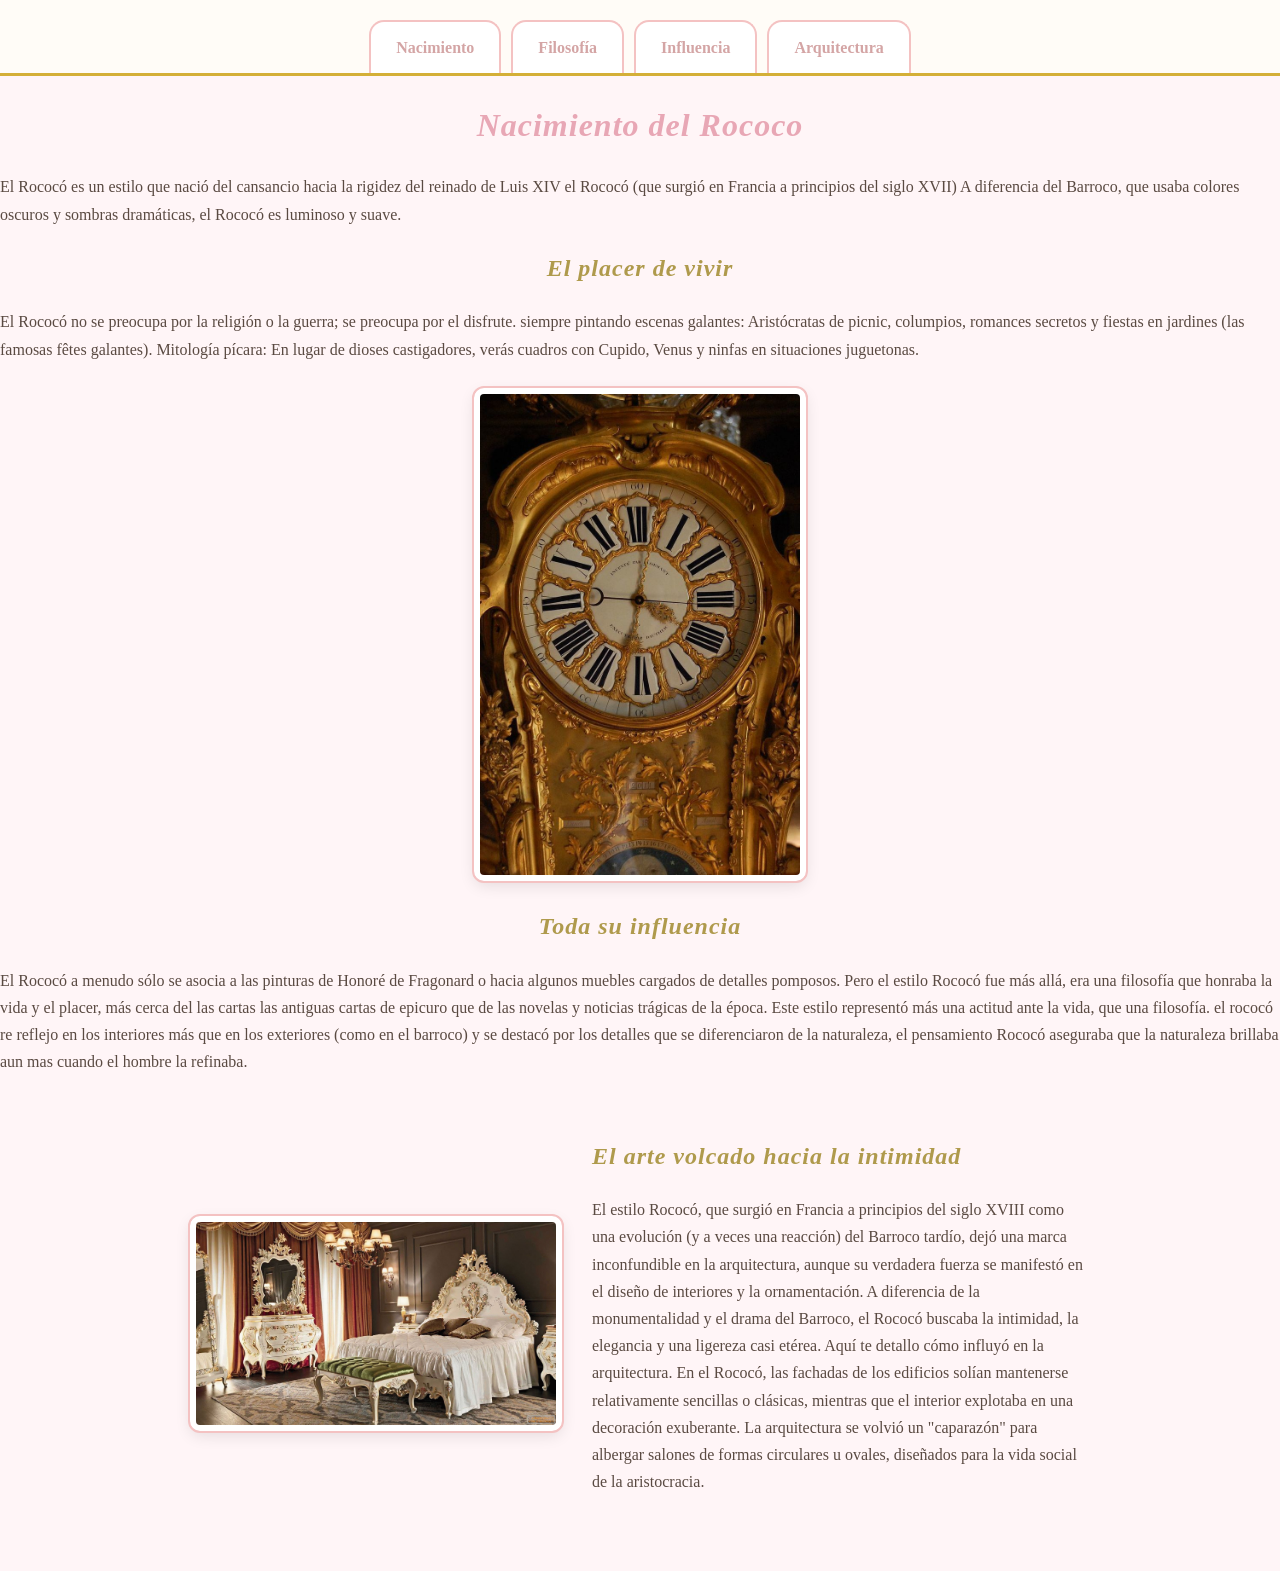
<file: index.html>
<!DOCTYPE html>
<html lang="es">
<link rel="stylesheet" href="style.css">
    <head>
        <meta charset="UTF-8">
        <title>Estilo Rococo</title>
    
        <link rel="icon" type="image/png" href="rosita.png">
    
    </head>

    <body>

        <nav class="tab-container">
            <a href="nacimiento.html" class="tab-link">Nacimiento</a>
            <a href="filosofia.html" class="tab-link">Filosofía</a>
            <a href="influencia.html" class="tab-link">Influencia</a>
            <a href="arquitectura.html" class="tab-link">Arquitectura</a>
        </nav>

        <h1> Nacimiento del Rococo</h1>
<p>El Rococó es un estilo que nació del cansancio hacia la rigidez del reinado de Luis XIV
    el Rococó (que surgió en Francia a principios del siglo XVII)
    
    A diferencia del Barroco, que usaba colores oscuros y sombras dramáticas, el Rococó es luminoso y suave.
    </p>
<h2><strong>El placer de vivir</strong></h2>

<p>El Rococó no se preocupa por la religión o la guerra; se preocupa por el disfrute. siempre pintando escenas galantes: Aristócratas de picnic, columpios, romances secretos y fiestas en jardines (las famosas fêtes galantes).
    Mitología pícara: En lugar de dioses castigadores, verás cuadros con  Cupido, Venus y ninfas en situaciones juguetonas.
    </p>
    <img src="11.jpg" alt="reloj del siglo xv en estilo Rococo">
    <h2> <strong>Toda su influencia</strong></h2>
    <p>El Rococó a menudo sólo se asocia a las pinturas de Honoré de Fragonard o hacia algunos muebles cargados de detalles pomposos.
        Pero el estilo Rococó fue más allá, era una filosofía que honraba la vida y el placer, más cerca del las cartas las antiguas cartas de epicuro que de las novelas y noticias trágicas de la época.
        
        Este estilo representó más una actitud ante la vida, que una filosofía. el rococó re reflejo en los interiores más que en los exteriores (como en el barroco) y se destacó por los detalles que se diferenciaron de la naturaleza, el pensamiento Rococó aseguraba que la naturaleza brillaba aun mas cuando el hombre la refinaba.
        </p>
        <div class="seccion-mixta">
            <img src="22.jpg" alt="interior del siglo xv en estilo Rococo" class="imagen-lateral">
            <div class="texto-lateral">
                <h2><strong>El arte volcado hacia la intimidad</strong></h2>
                <p>El estilo Rococó, que surgió en Francia a principios del siglo XVIII como una evolución (y a veces una reacción) del Barroco tardío, dejó una marca inconfundible en la arquitectura, aunque su verdadera fuerza se manifestó en el diseño de interiores y la ornamentación.
                    A diferencia de la monumentalidad y el drama del Barroco, el Rococó buscaba la intimidad, la elegancia y una ligereza casi etérea. Aquí te detallo cómo influyó en la arquitectura.
                    En el Rococó, las fachadas de los edificios solían mantenerse relativamente sencillas o clásicas, mientras que el interior explotaba en una decoración exuberante. La arquitectura se volvió un "caparazón" para albergar salones de formas circulares u ovales, diseñados para la vida social de la aristocracia.</p>
            </div>
        </div>
    </body>
</html>
</file>
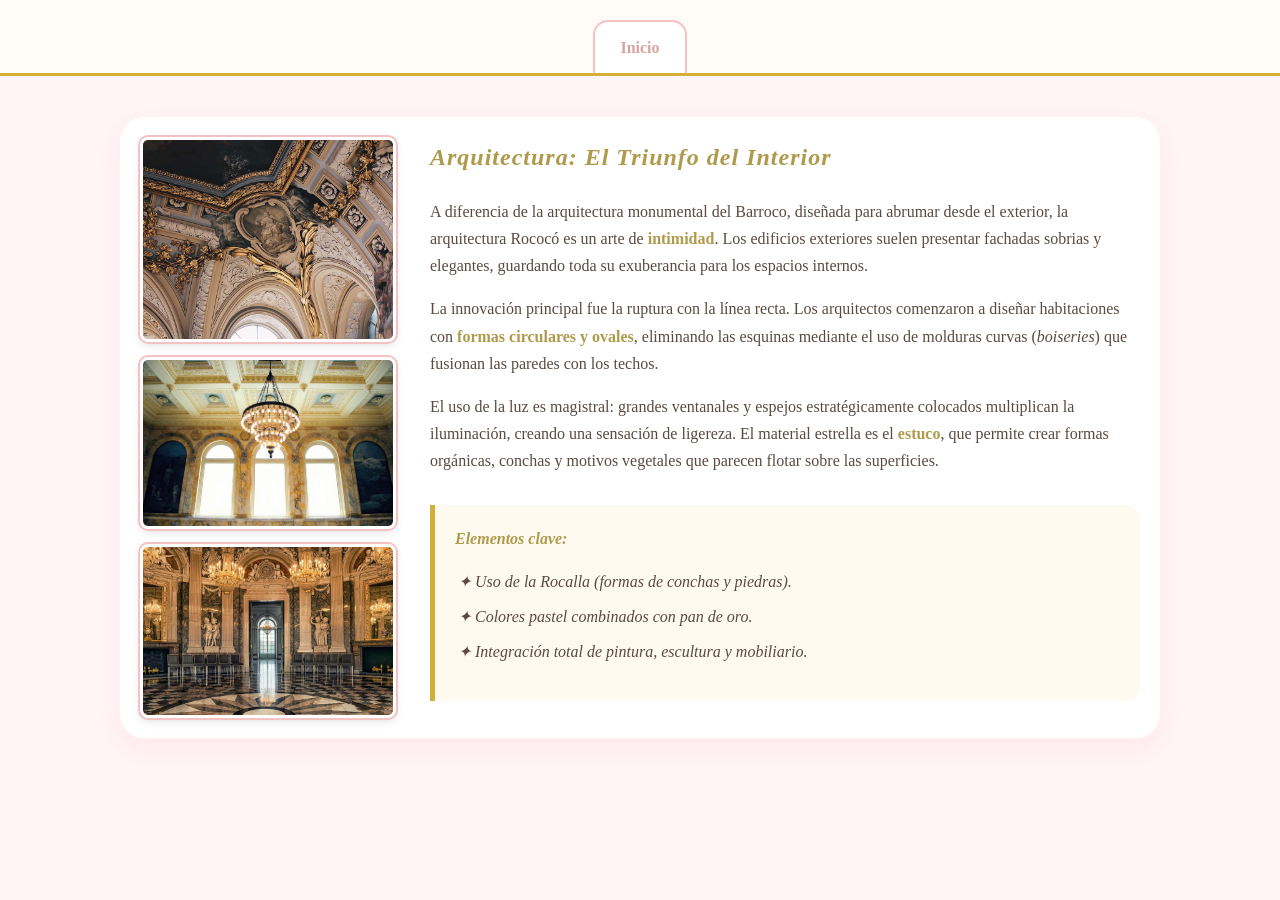
<file: arquitectura.html>
<!DOCTYPE html>
<html lang="es">
<head>
    <meta charset="UTF-8">
    <title>La arquitectura </title>
    <link rel=icon" type="image/png" href="rosita.PNG">
    <link rel="stylesheet" href="style.css">
</head>
<body>

    <nav class="tab-container">
        <a href="index.html" class="tab-link">Inicio</a>
    </nav>

    <section class="contenedor-arquitectura">
        <div class="columna-imagenes">
            <img src="arquitectura1.jpg" alt="Detalle de molduras doradas" class="img-vertical">
            <img src="arquitectura2.jpg" alt="Planta de salón ovalado" class="img-vertical">
            <img src="arquitectura3.jpg" alt="Fachada discreta de un hôtel particulier" class="img-vertical">
        </div>
    
        <div class="texto-arquitectura">
            <h2><strong>Arquitectura: El Triunfo del Interior</strong></h2>
            <p>
                A diferencia de la arquitectura monumental del Barroco, diseñada para abrumar desde el exterior, la arquitectura Rococó es un arte de <strong>intimidad</strong>. Los edificios exteriores suelen presentar fachadas sobrias y elegantes, guardando toda su exuberancia para los espacios internos.
            </p>
            <p>
                La innovación principal fue la ruptura con la línea recta. Los arquitectos comenzaron a diseñar habitaciones con <strong>formas circulares y ovales</strong>, eliminando las esquinas mediante el uso de molduras curvas (<em>boiseries</em>) que fusionan las paredes con los techos.
            </p>
            <p>
                El uso de la luz es magistral: grandes ventanales y espejos estratégicamente colocados multiplican la iluminación, creando una sensación de ligereza. El material estrella es el <strong>estuco</strong>, que permite crear formas orgánicas, conchas y motivos vegetales que parecen flotar sobre las superficies.
            </p>
            
            <div class="bloque-destacado">
                <strong>Elementos clave:</strong>
                <ul>
                    <li>Uso de la Rocalla (formas de conchas y piedras).</li>
                    <li>Colores pastel combinados con pan de oro.</li>
                    <li>Integración total de pintura, escultura y mobiliario.</li>
                </ul>
            </div>
        </div>
    </section>

</body>
</html>
</file>
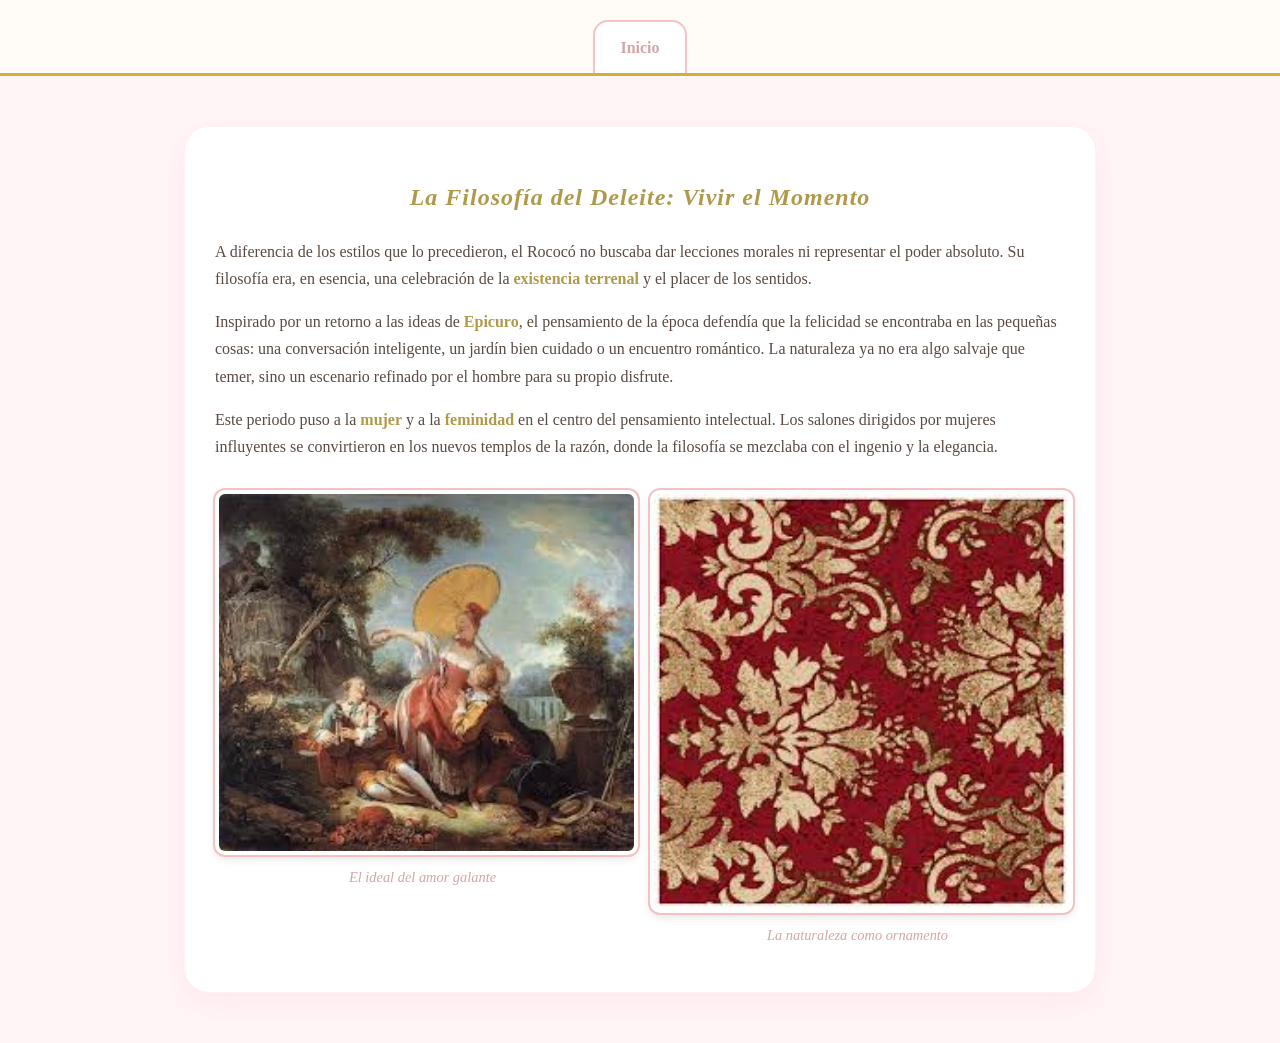
<file: filosofia.html>
<!DOCTYPE html>
<html lang="es">
<head>
    <meta charset="UTF-8">
    <title>Filosofía Rococó</title>
    <link rel="icon" type="image/png" href="rosita.PNG">
    <link rel="stylesheet" href="style.css">
</head>
<body>

    <nav class="tab-container">
        <a href="index.html" class="tab-link">Inicio</a>
    </nav>

    <section>
        <h2><strong>La Filosofía del Deleite: Vivir el Momento</strong></h2>
        <p>
            A diferencia de los estilos que lo precedieron, el Rococó no buscaba dar lecciones morales ni representar el poder absoluto. Su filosofía era, en esencia, una celebración de la <strong>existencia terrenal</strong> y el placer de los sentidos.
        </p>
        <p>
            Inspirado por un retorno a las ideas de <strong>Epicuro</strong>, el pensamiento de la época defendía que la felicidad se encontraba en las pequeñas cosas: una conversación inteligente, un jardín bien cuidado o un encuentro romántico. La naturaleza ya no era algo salvaje que temer, sino un escenario refinado por el hombre para su propio disfrute.
        </p>
        <p>
            Este periodo puso a la <strong>mujer</strong> y a la <strong>feminidad</strong> en el centro del pensamiento intelectual. Los salones dirigidos por mujeres influyentes se convirtieron en los nuevos templos de la razón, donde la filosofía se mezclaba con el ingenio y la elegancia.
        </p>
    
        <div class="contenedor-imagenes-duo">
            <div class="bloque-imagen">
                <img src="filosofia1.jpg" alt="Escena de cortejo Rococó" class="img-duo">
                <p class="pie-foto">El ideal del amor galante </p>
            </div>
            <div class="bloque-imagen">
                <img src="filosofia2.jpg" alt="Detalle ornamental de naturaleza refinada" class="img-duo">
                <p class="pie-foto">La naturaleza como ornamento</p>
            </div>
        </div>
    </section>

</body>
</html>
</file>
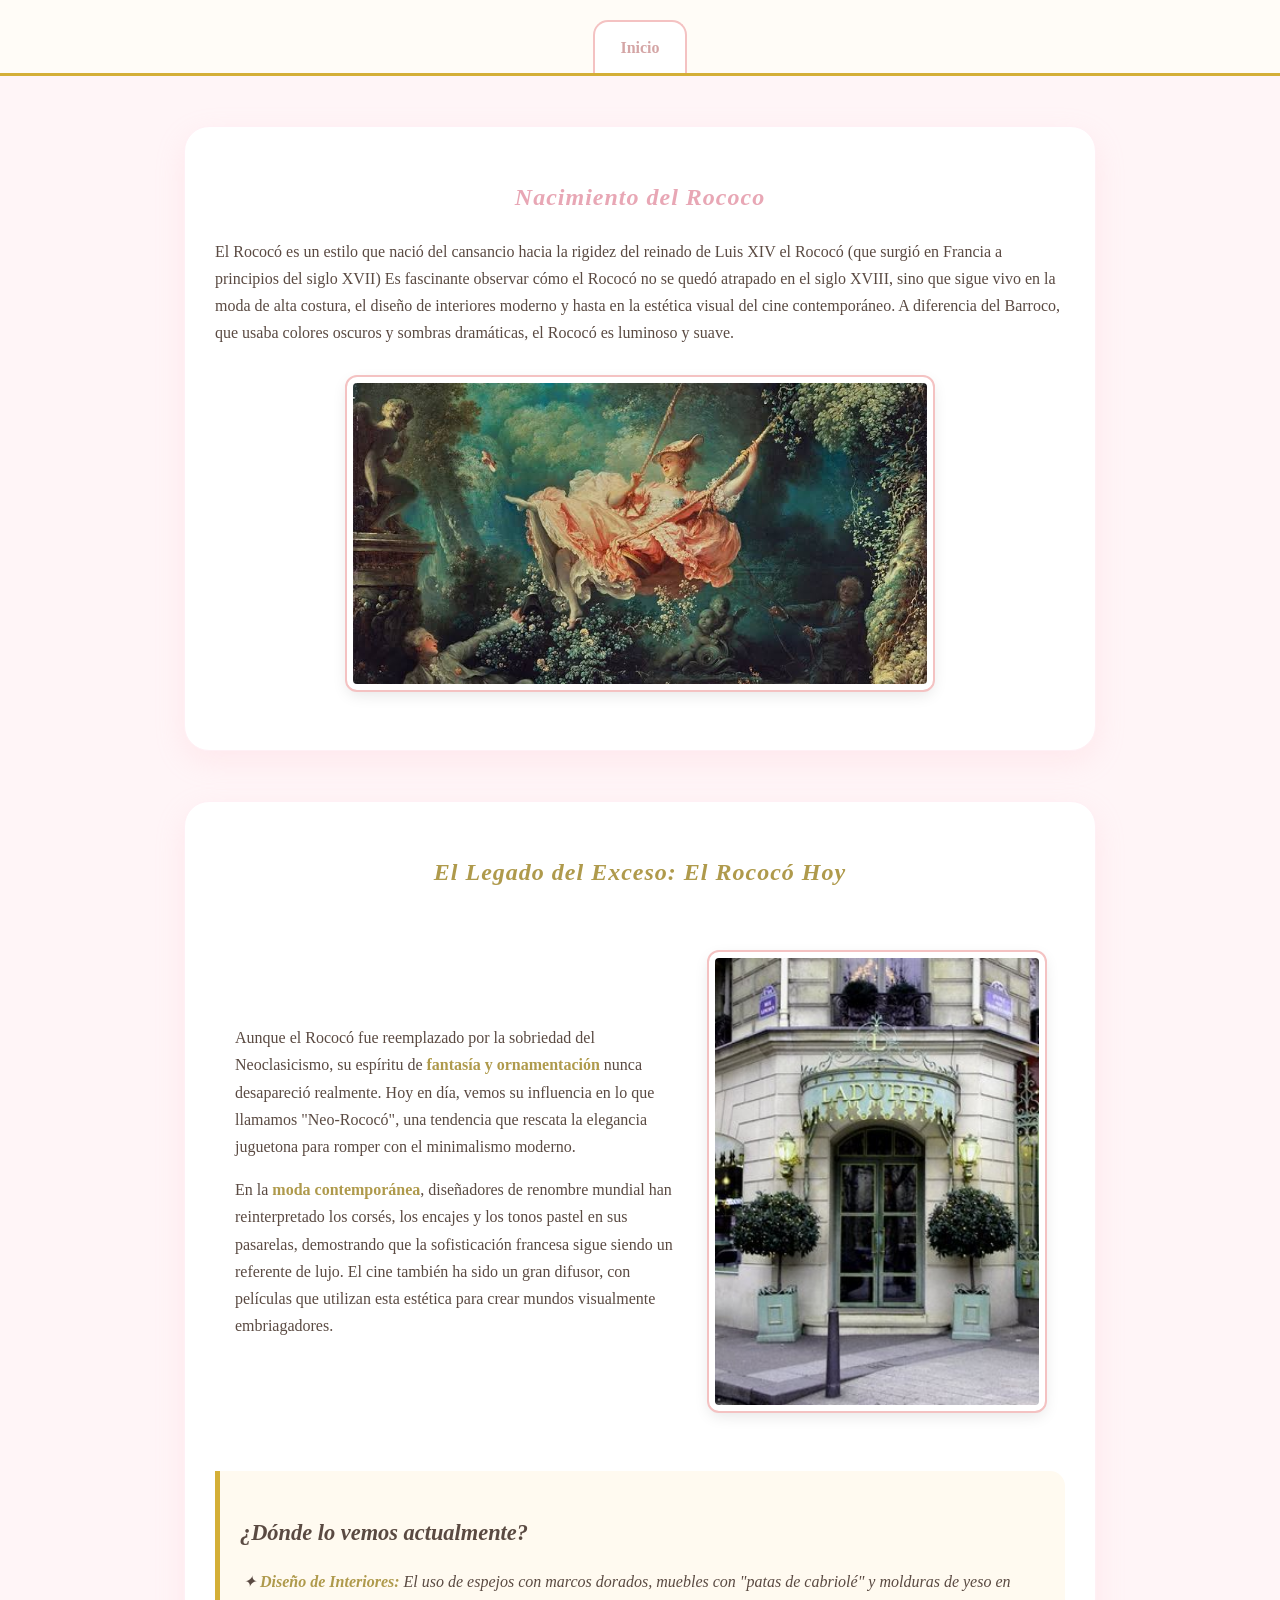
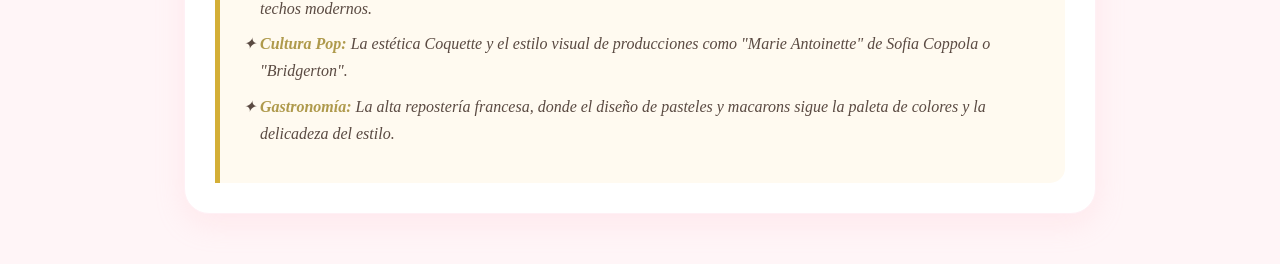
<file: influencia.html>
<!DOCTYPE html>
<html lang="es">
<head>
    <meta charset="UTF-8">
    <title>Su influencia</title>
    <link rel="icon" type="image/png" href="rosita.PNG">
    <link rel="stylesheet" href="style.css">
</head>
<body>

    <nav class="tab-container">
        <a href="index.html" class="tab-link">Inicio</a>
    </nav>

    <section>
        <h1>Nacimiento del Rococo</h1>
        <p>El Rococó es un estilo que nació del cansancio hacia la rigidez del reinado de Luis XIV
            el Rococó (que surgió en Francia a principios del siglo XVII) Es fascinante observar cómo el Rococó no se quedó atrapado en el siglo XVIII, sino que sigue vivo en la moda de alta costura, el diseño de interiores moderno y hasta en la estética visual del cine contemporáneo.

            A diferencia del Barroco, que usaba colores oscuros y sombras dramáticas, el Rococó es luminoso y suave.
        
            <img src="jardin.jpg" alt="Cuadro de honore de fragonard" id="imagen-jardin">
    </section>

    <section>
        <h2><strong>El Legado del Exceso: El Rococó Hoy</strong></h2>
        
        <div class="seccion-mixta">
            <div class="texto-lateral">
                <p>
                    Aunque el Rococó fue reemplazado por la sobriedad del Neoclasicismo, su espíritu de <strong>fantasía y ornamentación</strong> nunca desapareció realmente. Hoy en día, vemos su influencia en lo que llamamos "Neo-Rococó", una tendencia que rescata la elegancia juguetona para romper con el minimalismo moderno.
                </p>
                <p>
                    En la <strong>moda contemporánea</strong>, diseñadores de renombre mundial han reinterpretado los corsés, los encajes y los tonos pastel en sus pasarelas, demostrando que la sofisticación francesa sigue siendo un referente de lujo. El cine también ha sido un gran difusor, con películas que utilizan esta estética para crear mundos visualmente embriagadores.
                </p>
            </div>
            <img src="pastel.jpg" alt="Influencia del Rococó en la moda moderna" class="imagen-lateral">
        </div>
    
        <div class="bloque-destacado">
            <h3>¿Dónde lo vemos actualmente?</h3>
            <ul>
                <li><strong>Diseño de Interiores:</strong> El uso de espejos con marcos dorados, muebles con "patas de cabriolé" y molduras de yeso en techos modernos.</li>
                <li><strong>Cultura Pop:</strong> La estética <em>Coquette</em> y el estilo visual de producciones como "Marie Antoinette" de Sofia Coppola o "Bridgerton".</li>
                <li><strong>Gastronomía:</strong> La alta repostería francesa, donde el diseño de pasteles y macarons sigue la paleta de colores y la delicadeza del estilo.</li>
            </ul>
        </div>
    </section>

</body>
</html>
</file>
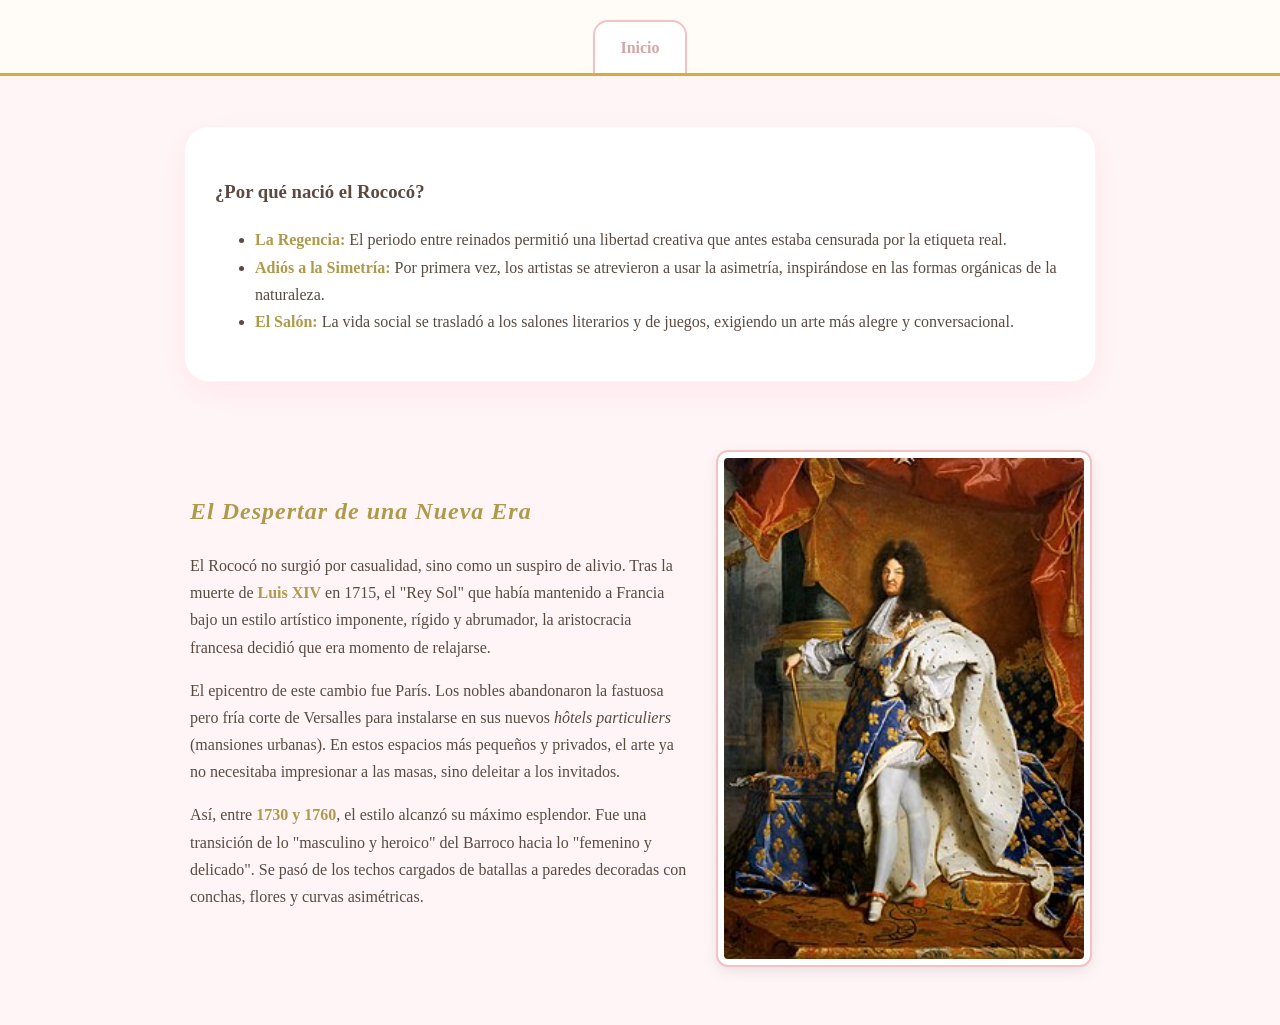
<file: nacimiento.html>
<!DOCTYPE html>
<html lang="es">
<head>
    <meta charset="UTF-8">
    <title>Nacimineto y origen</title>
    <link rel="icon" type="image/png" href="rosita.PNG">
    <link rel="stylesheet" href="style.css">
</head>
<body>

    <nav class="tab-container">
        <a href="index.html" class="tab-link">Inicio</a>
    </nav>

    <section>
        <h3>¿Por qué nació el Rococó?</h3>
        <ul>
            <li><strong>La Regencia:</strong> El periodo entre reinados permitió una libertad creativa que antes estaba censurada por la etiqueta real.</li>
            <li><strong>Adiós a la Simetría:</strong> Por primera vez, los artistas se atrevieron a usar la asimetría, inspirándose en las formas orgánicas de la naturaleza.</li>
            <li><strong>El Salón:</strong> La vida social se trasladó a los salones literarios y de juegos, exigiendo un arte más alegre y conversacional.</li>
        </ul>
    </section>
    <div class="seccion-mixta">
        <div class="texto-lateral">
            <h2><strong>El Despertar de una Nueva Era</strong></h2>
            <p>
                El Rococó no surgió por casualidad, sino como un suspiro de alivio. Tras la muerte de <strong>Luis XIV</strong> en 1715, el "Rey Sol" que había mantenido a Francia bajo un estilo artístico imponente, rígido y abrumador, la aristocracia francesa decidió que era momento de relajarse. 
            </p>
            <p>
                El epicentro de este cambio fue París. Los nobles abandonaron la fastuosa pero fría corte de Versalles para instalarse en sus nuevos <em>hôtels particuliers</em> (mansiones urbanas). En estos espacios más pequeños y privados, el arte ya no necesitaba impresionar a las masas, sino deleitar a los invitados.
            </p>
            <p>
                Así, entre <strong>1730 y 1760</strong>, el estilo alcanzó su máximo esplendor. Fue una transición de lo "masculino y heroico" del Barroco hacia lo "femenino y delicado". Se pasó de los techos cargados de batallas a paredes decoradas con conchas, flores y curvas asimétricas.
            </p>
        </div>
        <img src="luis.jpg" alt="Retrato del Rey Sol" class="imagen-lateral">
    </div>

</body>
</html>
</file>
<file: style.css>
body {
  font-family: 'Georgia', serif;
  background-color: #fff5f7; /* Un rosa blanquecino muy suave */
  color: #5a4a42; /* Marrón suave para que no sea tan duro como el negro */
  line-height: 1.7;
  margin: 0;
  padding: 0;
}

/* Contenedor de Pestañas en Rosa y Oro */
.tab-container {
  display: flex;
  justify-content: center; /* Centra las pestañas */
  background-color: #fffcf7;
  padding: 20px 0 0 0;
  border-bottom: 3px solid #d4af37; /* Línea dorada */
  position: sticky; /* Se queda arriba al bajar */
  top: 0;
  z-index: 1000;

}

.tab-link {
  padding: 12px 25px;
  text-decoration: none;
  color: #d4a5a5; /* Rosa viejo */
  font-weight: bold;
  border: 2px solid #f4c2c2;
  border-bottom: none;
  margin: 0 5px;
  border-radius: 15px 15px 0 0;
  background-color: #ffffff;
  transition: all 0.4s ease;
}

.tab-link:hover {
  background-color: #ffd1dc; /* Rosa pastel al pasar el mouse */
  color: #b8860b; /* Toque dorado al seleccionar */
  border-color: #d4af37;
}

/* Secciones como "Nubes" de contenido */
section {
  max-width: 850px;
  margin: 50px auto;
  padding: 30px;
  background: #ffffff;
  border-radius: 25px;
  /* Sombra rosa muy sutil */
  box-shadow: 0 10px 30px rgba(255, 182, 193, 0.2); 
  border: 1px solid #fff0f5;
}

h1, h2 {
  color: #e8a7b5; /* Rosa orquídea suave */
  text-align: center;
  font-style: italic;
  letter-spacing: 1px;
}


img {
  display: block;
  max-width: 25%; /* Aquí es donde reducimos el tamaño al 30% del total */
  height: auto; /* Mantiene la proporción para que no se deforme */
  margin: 25px auto; /* Las mantiene centradas horizontalmente */
  border: 6px solid #ffffff; /* Reduje un poco el grosor del marco para que combine */
  outline: 2px solid #f4c2c2;
  box-shadow: 0 5px 15px rgba(0,0,0,0.1);
  border-radius: 10px;
  transition: transform 0.3s ease; /* Prepárate por si quieres efectos luego */
}

/* Énfasis en texto */
strong {
  color: #af9a4c; /* Mantenemos el dorado para resaltar ideas */
}



/* Contenedor para alinear imagen y texto */
.seccion-mixta {
  display: flex;
  align-items: center; /* Centra verticalmente el texto con la imagen */
  gap: 30px;           /* Espacio entre la imagen y el texto */
  max-width: 900px;
  margin: 40px auto;
  padding: 20px;
}

/* Estilo específico para esta imagen a la izquierda */
.imagen-lateral {
  flex: 0 0 40%;       /* La imagen ocupará el 40% del ancho */
  max-width: 40% !important; /* Sobrescribe el 25% general que tenías */
  margin: 0 !important;      /* Quita el centrado automático anterior */
}

/* Estilo para el bloque de texto a la derecha */
.texto-lateral {
  flex: 1;             /* El texto ocupa el resto del espacio */
  text-align: left;    /* Alinea el texto a la izquierda para mejor lectura */
}

.texto-lateral h2 {
  text-align: left;    /* Alinea el título también a la izquierda */
  margin-top: 0;
}

/* Ajuste para móviles: si la pantalla es pequeña, se ponen uno sobre otro */
@media (max-width: 600px) {
  .seccion-mixta {
      flex-direction: column;
  }
  .imagen-lateral, .texto-lateral {
      max-width: 100% !important;
      text-align: center;
  }
  .texto-lateral h2 {
      text-align: center;
  }
}


/* Contenedor para las dos imágenes al final del texto */
.contenedor-imagenes-duo {
  display: flex;
  justify-content: space-between; /* Una a la izquierda y otra a la derecha */
  gap: 20px;                      /* Espacio entre ambas */
  margin-top: 30px;
}

.bloque-imagen {
  flex: 1;                        /* Ambas ocupan el mismo espacio */
  text-align: center;
}

.img-duo {
  width: 100% !important;         /* Ocupan todo el ancho de su bloque hijo */
  max-width: 100% !important;
  margin: 0 !important;           /* Quitamos el centrado de la regla general */
  border: 4px solid #ffffff;
  box-shadow: 0 4px 10px rgba(0,0,0,0.1);
}

.pie-foto {
  font-size: 0.9em;
  font-style: italic;
  color: #d4a5a5;
  margin-top: 10px;
}

/* Ajuste para que en móviles se vean una arriba de la otra */
@media (max-width: 600px) {
  .contenedor-imagenes-duo {
      flex-direction: column;
  }
}




.bloque-destacado {
  background-color: #fffaf0; /* Un color marfil */
  border-left: 5px solid #d4af37;
  padding: 20px;
  margin-top: 30px;
  border-radius: 0 15px 15px 0;
  font-style: italic;
}

.bloque-destacado h3 {
  text-align: left;
  color: #5a4a42;
  font-size: 1.4em;
  margin-bottom: 10px;
}

.bloque-destacado ul {
  list-style-type: "✦ "; /* Un diamante pequeño en lugar de puntos negros */
  padding-left: 20px;
}

.bloque-destacado li {
  margin-bottom: 8px;
}



/* Contenedor principal de arquitectura */
.contenedor-arquitectura {
  display: flex;
  gap: 40px;
  align-items: flex-start;
  max-width: 1000px; /* Un poco más ancho para acomodar la columna */
  margin: 40px auto;
  padding: 20px;
}

/* Columna izquierda para las 3 imágenes */
.columna-imagenes {
  flex: 0 0 250px; /* Ancho fijo para la columna de imágenes */
  display: flex;
  flex-direction: column;
  gap: 15px;
}

/* Ajuste para las imágenes de esta columna */
.img-vertical {
  width: 100% !important;
  max-width: 100% !important;
  margin: 0 !important;
  border: 3px solid #ffffff;
  box-shadow: 0 4px 8px rgba(0,0,0,0.1);
  border-radius: 8px;
}

/* Columna de texto */
.texto-arquitectura {
  flex: 1;
  text-align: left;
}

.texto-arquitectura h2 {
  text-align: left;
  margin-top: 0;
}

/* Adaptación para móviles */
@media (max-width: 768px) {
  .contenedor-arquitectura {
      flex-direction: column;
  }
  .columna-imagenes {
      flex: none;
      flex-direction: row; /* En móviles las ponemos de lado para no ocupar tanto alto */
      width: 100%;
      overflow-x: auto; /* Permite scroll horizontal si son muy anchas */
  }
  .img-vertical {
      width: 150px !important;
  }
}

#imagen-jardin {
  max-width: 67.5% !important; /* Esto es el 25% original + el 50% de ese valor */
  transform: scale(1.0);       /* Mantiene la proporción limpia */
  display: block;
  margin: 30px auto;           /* Asegura que esté centrada con espacio */
}
</file>
